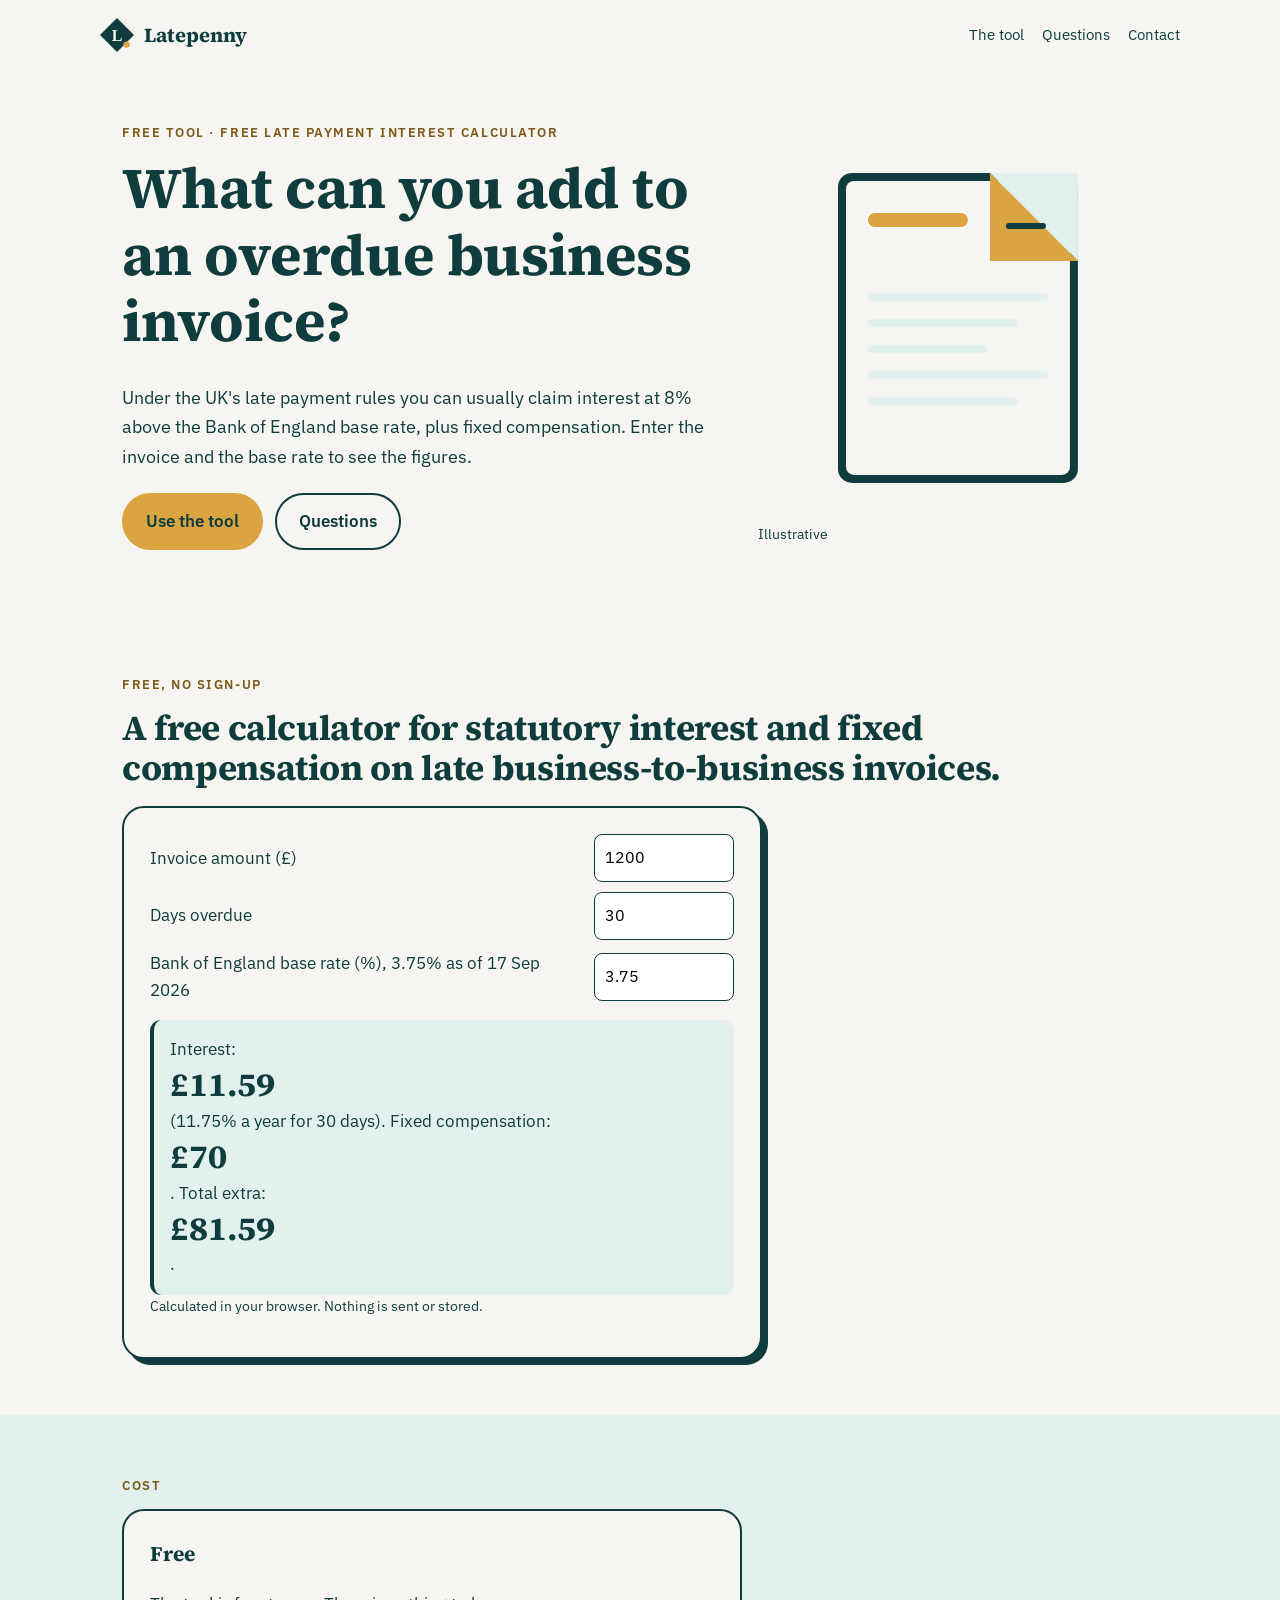
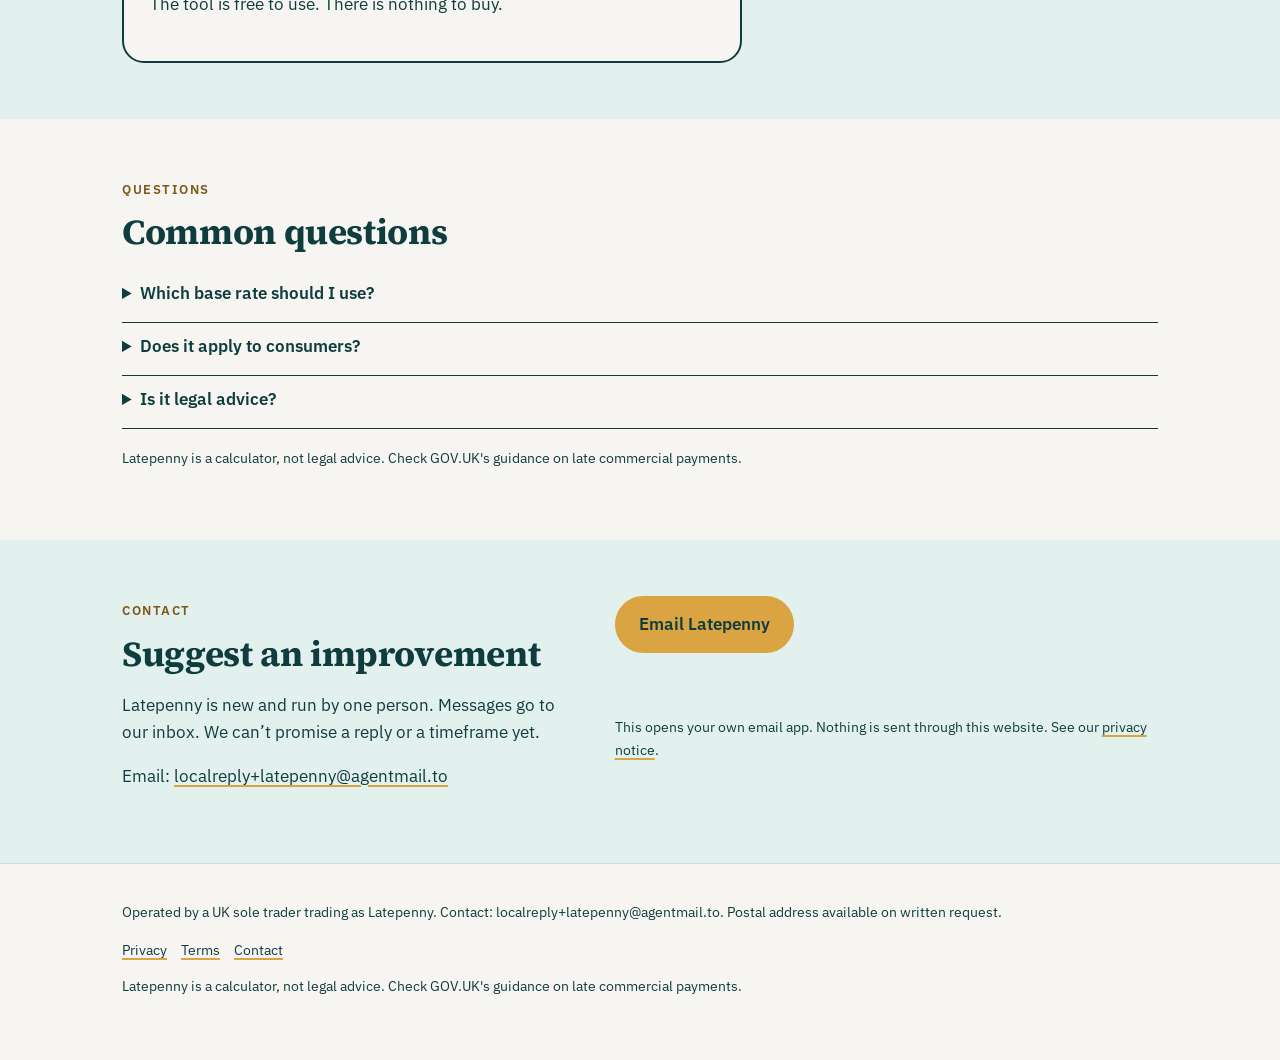
<file: index.html>
<!doctype html>
<html lang="en-GB">
<head>
<meta charset="utf-8">
<meta name="viewport" content="width=device-width, initial-scale=1">
<meta http-equiv="Content-Security-Policy" content="default-src 'self'; img-src 'self' data: https://localreplyloop.goatcounter.com; style-src 'self'; script-src 'self'; font-src 'self'; connect-src 'self'; form-action 'self'; base-uri 'self'; object-src 'none'">
<meta name="referrer" content="strict-origin-when-cross-origin">
<title>Latepenny: What can you add to an overdue business invoice?</title>
<meta name="description" content="A free calculator for statutory interest and fixed compensation on late business-to-business invoices.">
<meta name="theme-color" content="#0F3D3E">
<meta property="og:type" content="website"><meta property="og:title" content="Latepenny: What can you add to an overdue business invoice?"><meta property="og:description" content="A free calculator for statutory interest and fixed compensation on late business-to-business invoices.">
<meta property="og:image" content="https://evanturner557-del.github.io/latepenny/assets/og.png"><meta property="og:image:width" content="1200"><meta property="og:image:height" content="630">
<meta property="og:image:alt" content="Latepenny: What can you add to an overdue business invoice?"><meta property="og:site_name" content="Latepenny"><meta property="og:locale" content="en_GB">
<meta property="og:url" content="https://evanturner557-del.github.io/latepenny/"><meta name="twitter:card" content="summary_large_image">
<link rel="canonical" href="https://evanturner557-del.github.io/latepenny/">
<link rel="icon" href="assets/favicon.svg" type="image/svg+xml">
<link rel="stylesheet" href="assets/site.css">
<script src="assets/config.js"></script>
<script src="assets/analytics.js" defer></script>
<script src="_shared/kit.js" defer></script><script src="assets/tool.js" defer></script>
</head>
<body>
<a class="skip" href="#main">Skip to content</a>
<header><div class="wrap top"><a class="brand" href="./"><svg viewBox="0 0 64 64" aria-hidden="true" width="34" height="34"><path d="M32 0 64 32 32 64 0 32z" fill="#0F3D3E"/><text x="32" y="43" text-anchor="middle" font-family="Georgia, serif" font-weight="700" font-size="30" fill="#F7F5F2">L</text><circle cx="50" cy="50" r="6" fill="#D9A441"/></svg>Latepenny</a><nav aria-label="Primary"><a href="#tool">The tool</a><a href="#faq">Questions</a><a href="#contact">Contact</a></nav></div></header>
<main id="main">
<section class="hero"><div class="wrap"><div><span class="eyebrow">Free tool · Free late payment interest calculator</span><h1>What can you add to an overdue business invoice?</h1><p class="lede">Under the UK&#x27;s late payment rules you can usually claim interest at 8% above the Bank of England base rate, plus fixed compensation. Enter the invoice and the base rate to see the figures.</p><div class="ctas"><a class="btn" href="#tool" data-cta="hero">Use the tool</a><a class="btn ghost" href="#faq" data-cta="hero-secondary">Questions</a></div></div><figure class="art"><svg viewBox="0 0 400 400" aria-hidden="true" focusable="false" class="motif"><rect x="80" y="50" width="240" height="310" rx="14" fill="#0F3D3E"/><rect x="88" y="58" width="224" height="294" rx="8" fill="#F7F5F2"/><rect x="110" y="170" width="180" height="8" rx="4" fill="#E3F1EE"/><rect x="110" y="196" width="150" height="8" rx="4" fill="#E3F1EE"/><rect x="110" y="222" width="120" height="8" rx="4" fill="#E3F1EE"/><rect x="110" y="248" width="180" height="8" rx="4" fill="#E3F1EE"/><rect x="110" y="274" width="150" height="8" rx="4" fill="#E3F1EE"/><rect x="110" y="90" width="100" height="14" rx="7" fill="#D9A441"/><path d="M232 50 h88 v88z" fill="#E3F1EE"/><path d="M232 50 v88 h88z" fill="#D9A441"/><rect x="248" y="100" width="40" height="6" rx="3" fill="#0F3D3E"/></svg><figcaption class="fine">Illustrative</figcaption></figure></div></section>
<section id="tool"><div class="wrap"><span class="eyebrow">Free, no sign-up</span><h2>A free calculator for statutory interest and fixed compensation on late business-to-business invoices.</h2><form class="tool" id="calc" novalidate><div class="row"><label for="t-amt">Invoice amount (£)</label><input type="number" id="t-amt" data-k="amt" value="1200" step="1" min="0" inputmode="decimal"></div><div class="row"><label for="t-days">Days overdue</label><input type="number" id="t-days" data-k="days" value="30" step="1" min="0" inputmode="decimal"></div><div class="row"><label for="t-base">Bank of England base rate (%), 3.75% as of 17 Sep 2026</label><input type="number" id="t-base" data-k="base" value="3.75" step="0.05" min="0" inputmode="decimal"></div><div class="result" id="result" role="status" aria-live="polite"></div><p class="fine">Calculated in your browser. Nothing is sent or stored.</p></form></div></section>
<section class="tint" id="price"><div class="wrap"><span class="eyebrow">Cost</span><div class="pricebox"><p class="price">Free</p><p>The tool is free to use. There is nothing to buy.</p></div></div></section>
<section id="faq"><div class="wrap"><span class="eyebrow">Questions</span><h2>Common questions</h2><details><summary>Which base rate should I use?</summary><p>The rate in force on 30 June or 31 December before the payment was due. Bank Rate was 3.75% as of the Bank of England&#x27;s 17 September 2026 decision (checked 21 October 2026); check the Bank of England&#x27;s website for the current figure.</p></details><details><summary>Does it apply to consumers?</summary><p>No. It&#x27;s for business-to-business invoices.</p></details><details><summary>Is it legal advice?</summary><p>No. GOV.UK&#x27;s guidance on late commercial payments is the authority.</p></details><p class="fine mt">Latepenny is a calculator, not legal advice. Check GOV.UK&#x27;s guidance on late commercial payments.</p></div></section>
<section class="tint" id="contact"><div class="wrap contact-grid"><div><span class="eyebrow">Contact</span><h2>Suggest an improvement</h2><p>Latepenny is new and run by one person. Messages go to our inbox. We can’t promise a reply or a timeframe yet.</p><p>Email: <a href="mailto:localreply+latepenny@agentmail.to">localreply+latepenny@agentmail.to</a></p></div><div class="form contact-mail"><p><a class="btn" href="mailto:localreply+latepenny@agentmail.to?subject=%5BLatepenny%5D%20Enquiry" data-cta="enquire">Email Latepenny</a></p><p class="hint">This opens your own email app. Nothing is sent through this website. See our <a href="privacy.html">privacy notice</a>.</p></div></div></section>
</main><footer><div class="wrap"><p>Operated by a UK sole trader trading as Latepenny. Contact: localreply+latepenny@agentmail.to. Postal address available on written request.</p>
<p><a href="privacy.html">Privacy</a><a href="terms.html">Terms</a><a href="./#contact">Contact</a></p>
<p class="fine">Latepenny is a calculator, not legal advice. Check GOV.UK&#x27;s guidance on late commercial payments.</p></div></footer>
</body></html>
</file>
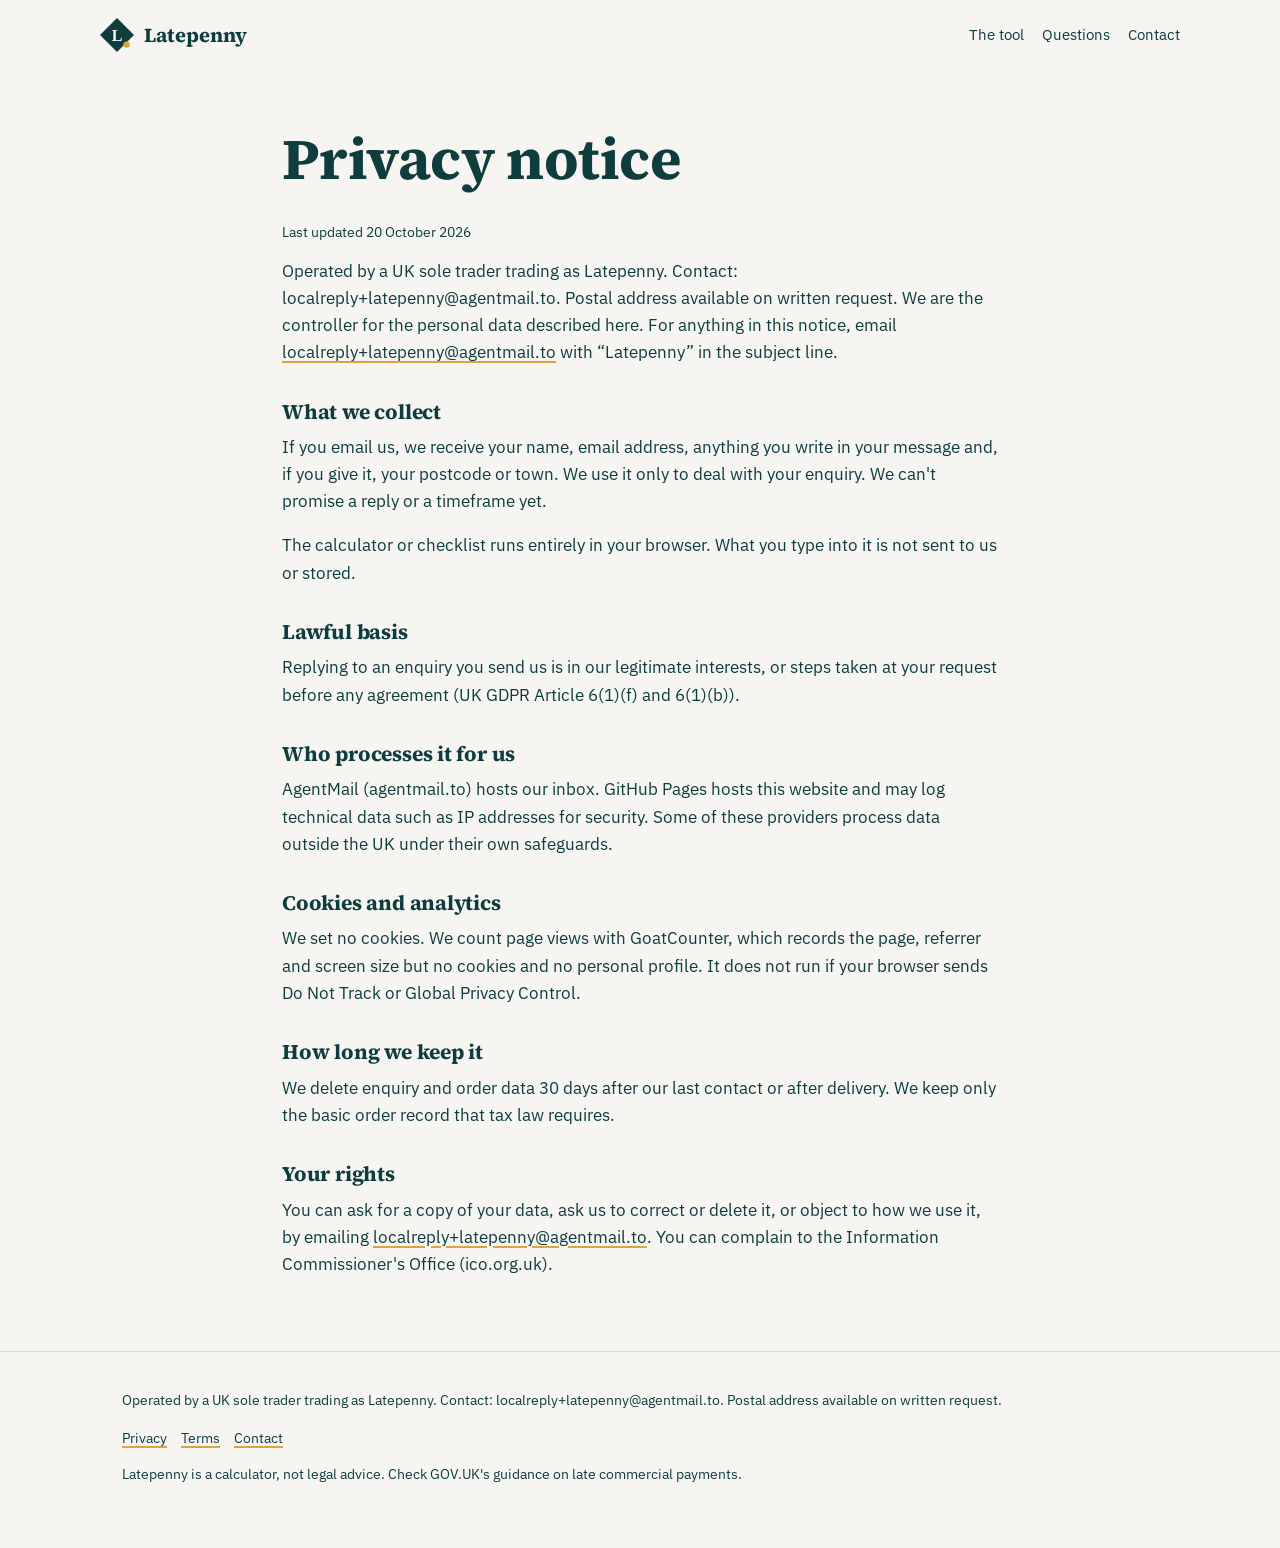
<file: privacy.html>
<!doctype html>
<html lang="en-GB">
<head>
<meta charset="utf-8">
<meta name="viewport" content="width=device-width, initial-scale=1">
<meta http-equiv="Content-Security-Policy" content="default-src 'self'; img-src 'self' data: https://localreplyloop.goatcounter.com; style-src 'self'; script-src 'self'; font-src 'self'; connect-src 'self'; form-action 'self'; base-uri 'self'; object-src 'none'">
<meta name="referrer" content="strict-origin-when-cross-origin">
<title>Privacy notice | Latepenny</title>
<meta name="description" content="Privacy notice for Latepenny.">
<meta name="theme-color" content="#0F3D3E">
<meta property="og:type" content="website"><meta property="og:title" content="Privacy notice | Latepenny"><meta property="og:description" content="Privacy notice for Latepenny.">
<meta property="og:image" content="https://evanturner557-del.github.io/latepenny/assets/og.png"><meta property="og:image:width" content="1200"><meta property="og:image:height" content="630">
<meta property="og:image:alt" content="Latepenny: What can you add to an overdue business invoice?"><meta property="og:site_name" content="Latepenny"><meta property="og:locale" content="en_GB">
<meta property="og:url" content="https://evanturner557-del.github.io/latepenny/privacy.html"><meta name="twitter:card" content="summary_large_image">
<link rel="canonical" href="https://evanturner557-del.github.io/latepenny/privacy.html">
<link rel="icon" href="assets/favicon.svg" type="image/svg+xml">
<link rel="stylesheet" href="assets/site.css">
<script src="assets/config.js"></script>
<script src="assets/analytics.js" defer></script>
<script src="_shared/kit.js" defer></script>
</head>
<body>
<a class="skip" href="#main">Skip to content</a>
<header><div class="wrap top"><a class="brand" href="./"><svg viewBox="0 0 64 64" aria-hidden="true" width="34" height="34"><path d="M32 0 64 32 32 64 0 32z" fill="#0F3D3E"/><text x="32" y="43" text-anchor="middle" font-family="Georgia, serif" font-weight="700" font-size="30" fill="#F7F5F2">L</text><circle cx="50" cy="50" r="6" fill="#D9A441"/></svg>Latepenny</a><nav aria-label="Primary"><a href="#tool">The tool</a><a href="#faq">Questions</a><a href="#contact">Contact</a></nav></div></header><main id="main"><section><div class="wrap legal"><h1>Privacy notice</h1><p class="fine">Last updated 20 October 2026</p>
<p><span>Operated by a UK sole trader trading as Latepenny. Contact: localreply+latepenny@agentmail.to. Postal address available on written request.</span> We are the controller for the personal data described here. For anything in this notice, email <a href="mailto:localreply+latepenny@agentmail.to">localreply+latepenny@agentmail.to</a> with “Latepenny” in the subject line.</p>
<h2>What we collect</h2><p>If you email us, we receive your name, email address, anything you write in your message and, if you give it, your postcode or town. We use it only to deal with your enquiry. We can&#x27;t promise a reply or a timeframe yet.</p><p>The calculator or checklist runs entirely in your browser. What you type into it is not sent to us or stored.</p>
<h2>Lawful basis</h2><p>Replying to an enquiry you send us is in our legitimate interests, or steps taken at your request before any agreement (UK GDPR Article 6(1)(f) and 6(1)(b)).</p>
<h2>Who processes it for us</h2><p>AgentMail (agentmail.to) hosts our inbox. GitHub Pages hosts this website and may log technical data such as IP addresses for security. Some of these providers process data outside the UK under their own safeguards.</p>
<h2>Cookies and analytics</h2><p>We set no cookies. We count page views with GoatCounter, which records the page, referrer and screen size but no cookies and no personal profile. It does not run if your browser sends Do Not Track or Global Privacy Control.</p>
<h2>How long we keep it</h2><p>We delete enquiry and order data 30 days after our last contact or after delivery. We keep only the basic order record that tax law requires.</p>
<h2>Your rights</h2><p>You can ask for a copy of your data, ask us to correct or delete it, or object to how we use it, by emailing <a href="mailto:localreply+latepenny@agentmail.to">localreply+latepenny@agentmail.to</a>. You can complain to the Information Commissioner's Office (ico.org.uk).</p></div></section></main><footer><div class="wrap"><p>Operated by a UK sole trader trading as Latepenny. Contact: localreply+latepenny@agentmail.to. Postal address available on written request.</p>
<p><a href="privacy.html">Privacy</a><a href="terms.html">Terms</a><a href="./#contact">Contact</a></p>
<p class="fine">Latepenny is a calculator, not legal advice. Check GOV.UK&#x27;s guidance on late commercial payments.</p></div></footer>
</body></html>
</file>
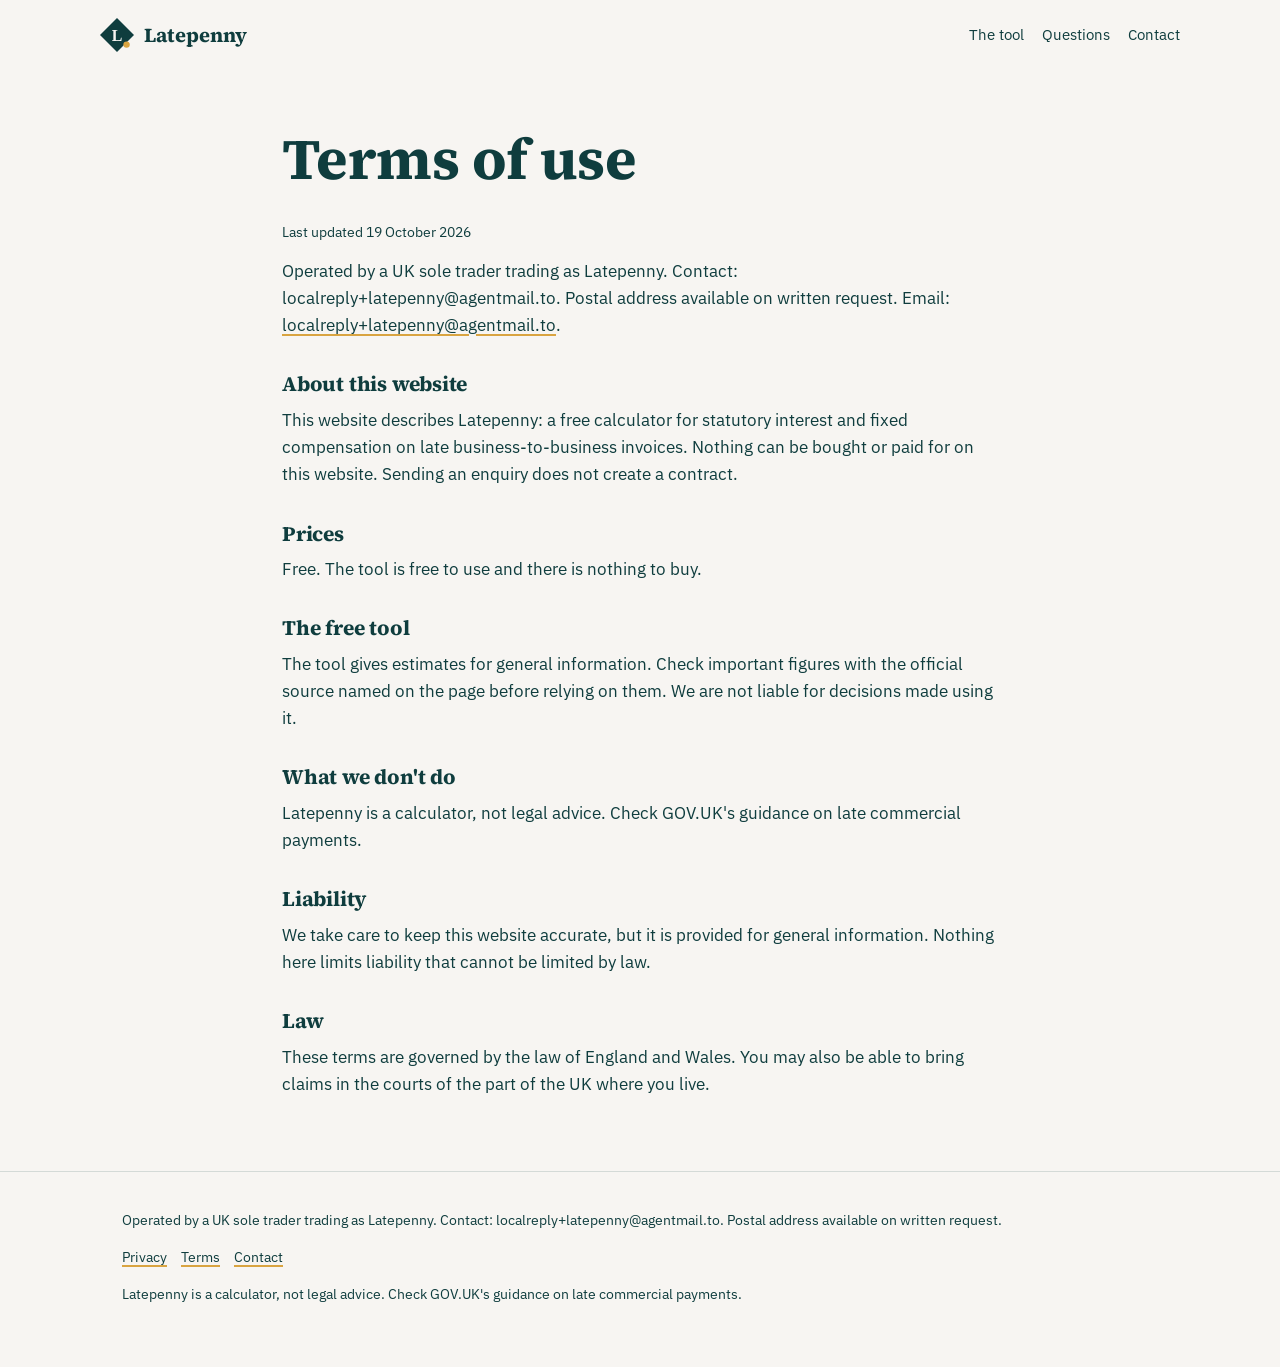
<file: terms.html>
<!doctype html>
<html lang="en-GB">
<head>
<meta charset="utf-8">
<meta name="viewport" content="width=device-width, initial-scale=1">
<meta http-equiv="Content-Security-Policy" content="default-src 'self'; img-src 'self' data: https://localreplyloop.goatcounter.com; style-src 'self'; script-src 'self'; font-src 'self'; connect-src 'self'; form-action 'self'; base-uri 'self'; object-src 'none'">
<meta name="referrer" content="strict-origin-when-cross-origin">
<title>Terms of use | Latepenny</title>
<meta name="description" content="Terms of use for Latepenny.">
<meta name="theme-color" content="#0F3D3E">
<meta property="og:type" content="website"><meta property="og:title" content="Terms of use | Latepenny"><meta property="og:description" content="Terms of use for Latepenny.">
<meta property="og:image" content="https://evanturner557-del.github.io/latepenny/assets/og.png"><meta property="og:image:width" content="1200"><meta property="og:image:height" content="630">
<meta property="og:image:alt" content="Latepenny: What can you add to an overdue business invoice?"><meta property="og:site_name" content="Latepenny"><meta property="og:locale" content="en_GB">
<meta property="og:url" content="https://evanturner557-del.github.io/latepenny/terms.html"><meta name="twitter:card" content="summary_large_image">
<link rel="canonical" href="https://evanturner557-del.github.io/latepenny/terms.html">
<link rel="icon" href="assets/favicon.svg" type="image/svg+xml">
<link rel="stylesheet" href="assets/site.css">
<script src="assets/config.js"></script>
<script src="assets/analytics.js" defer></script>
<script src="_shared/kit.js" defer></script>
</head>
<body>
<a class="skip" href="#main">Skip to content</a>
<header><div class="wrap top"><a class="brand" href="./"><svg viewBox="0 0 64 64" aria-hidden="true" width="34" height="34"><path d="M32 0 64 32 32 64 0 32z" fill="#0F3D3E"/><text x="32" y="43" text-anchor="middle" font-family="Georgia, serif" font-weight="700" font-size="30" fill="#F7F5F2">L</text><circle cx="50" cy="50" r="6" fill="#D9A441"/></svg>Latepenny</a><nav aria-label="Primary"><a href="#tool">The tool</a><a href="#faq">Questions</a><a href="#contact">Contact</a></nav></div></header><main id="main"><section><div class="wrap legal"><h1>Terms of use</h1><p class="fine">Last updated 19 October 2026</p>
<p><span>Operated by a UK sole trader trading as Latepenny. Contact: localreply+latepenny@agentmail.to. Postal address available on written request.</span> Email: <a href="mailto:localreply+latepenny@agentmail.to">localreply+latepenny@agentmail.to</a>.</p>
<h2>About this website</h2><p>This website describes Latepenny: a free calculator for statutory interest and fixed compensation on late business-to-business invoices. Nothing can be bought or paid for on this website. Sending an enquiry does not create a contract.</p>
<h2>Prices</h2><p>Free. The tool is free to use and there is nothing to buy.</p><h2>The free tool</h2><p>The tool gives estimates for general information. Check important figures with the official source named on the page before relying on them. We are not liable for decisions made using it.</p>
<h2>What we don't do</h2><p>Latepenny is a calculator, not legal advice. Check GOV.UK&#x27;s guidance on late commercial payments.</p>
<h2>Liability</h2><p>We take care to keep this website accurate, but it is provided for general information. Nothing here limits liability that cannot be limited by law.</p>
<h2>Law</h2><p>These terms are governed by the law of England and Wales. You may also be able to bring claims in the courts of the part of the UK where you live.</p></div></section></main><footer><div class="wrap"><p>Operated by a UK sole trader trading as Latepenny. Contact: localreply+latepenny@agentmail.to. Postal address available on written request.</p>
<p><a href="privacy.html">Privacy</a><a href="terms.html">Terms</a><a href="./#contact">Contact</a></p>
<p class="fine">Latepenny is a calculator, not legal advice. Check GOV.UK&#x27;s guidance on late commercial payments.</p></div></footer>
</body></html>
</file>
<file: assets/site.css>
@font-face{font-family:'Source Serif 4';font-weight:700;font-style:normal;font-display:swap;src:url(fonts/source-serif-4-latin-700-normal.woff2) format('woff2')}
@font-face{font-family:'IBM Plex Sans';font-weight:400;font-style:normal;font-display:swap;src:url(fonts/ibm-plex-sans-latin-400-normal.woff2) format('woff2')}
@font-face{font-family:'IBM Plex Sans';font-weight:600;font-style:normal;font-display:swap;src:url(fonts/ibm-plex-sans-latin-600-normal.woff2) format('woff2')}
:root{--ink:#0F3D3E;--paper:#F7F5F2;--acc:#D9A441;--acc-text:#7C5919;--on-acc:#0F3D3E;--acc-btn:#D9A441;--soft:#E3F1EE;--on-ink:#F7F5F2;--r:22px;--br:999px;--head:'Source Serif 4', Georgia, serif;--body:'IBM Plex Sans', system-ui, sans-serif}
*,*::before,*::after{box-sizing:border-box}html{scroll-behavior:smooth}@media (prefers-reduced-motion:reduce){html{scroll-behavior:auto}*{transition:none!important}}
body{margin:0;font-family:var(--body);color:var(--ink);background:var(--paper);line-height:1.6;font-size:17px;-webkit-font-smoothing:antialiased}
h1,h2,h3{font-family:var(--head);line-height:1.15;margin:0 0 .5em;letter-spacing:-.01em}h1{font-size:clamp(2.1rem,5vw,3.6rem)}h2{font-size:clamp(1.5rem,3vw,2.2rem)}h3{font-size:1.15rem}
p{margin:0 0 1em}a{color:var(--ink);text-decoration-color:var(--acc);text-underline-offset:3px;text-decoration-thickness:2px}
.wrap{max-width:1080px;margin:0 auto;padding:0 22px}.skip{position:absolute;left:-999px}.skip:focus{left:12px;top:12px;background:var(--ink);color:var(--on-ink);padding:8px 12px;z-index:9}
:focus-visible{outline:3px solid var(--acc);outline-offset:2px}
.top{display:flex;align-items:center;justify-content:space-between;padding:18px 0;gap:16px}.brand{display:flex;align-items:center;gap:10px;font-family:var(--head);font-weight:700;font-size:1.25rem;text-decoration:none}
.top nav a{margin-left:18px;font-size:.95rem;text-decoration:none}.top nav a:hover{text-decoration:underline}
.btn{display:inline-block;background:var(--acc-btn);color:var(--on-acc);padding:13px 22px;border-radius:var(--br);font-weight:600;text-decoration:none;border:2px solid var(--acc-btn);cursor:pointer;font:inherit;font-weight:600}
.btn:hover{filter:none;box-shadow:inset 0 0 0 2px currentColor}.btn.ghost{background:transparent;color:var(--ink);border-color:var(--ink)}
.eyebrow{display:inline-block;font-size:.8rem;letter-spacing:.12em;text-transform:uppercase;font-weight:600;color:var(--acc-text);margin-bottom:12px}
.hero{padding:48px 0 64px}.hero .lede{font-size:1.15rem;max-width:40em}.ctas{display:flex;gap:12px;flex-wrap:wrap;margin-top:22px}
.motif{width:100%;height:auto;max-width:420px;display:block}.art{margin:0}
.draft{display:inline-block;background:var(--soft);border:1px dashed var(--ink);padding:3px 10px;border-radius:999px;font-size:.82rem;font-weight:600;margin-bottom:14px}
section{padding:56px 0}.tint{background:var(--soft)}
.steps{display:grid;grid-template-columns:repeat(auto-fit,minmax(220px,1fr));gap:22px;counter-reset:s}
.step{padding:22px;border-radius:var(--r);background:var(--paper);border:1px solid color-mix(in srgb,var(--ink) 14%,transparent)}
.step::before{counter-increment:s;content:"0" counter(s);font-family:var(--head);font-weight:700;color:var(--acc-text);display:block;font-size:1.4rem;margin-bottom:6px}
.points{display:grid;grid-template-columns:repeat(auto-fit,minmax(240px,1fr));gap:26px}.point h3{border-top:4px solid var(--acc);padding-top:12px}
.price{font-family:var(--head);font-size:1.3rem;font-weight:700}.pricebox{border:2px solid var(--ink);border-radius:var(--r);padding:26px;max-width:620px;background:var(--paper)}
details{border-bottom:1px solid color-mix(in srgb,var(--ink) 18%,transparent);padding:14px 0}summary{cursor:pointer;font-weight:600}details p{margin-top:10px}
.form{display:grid;gap:14px;max-width:620px}.form label{font-weight:600;font-size:.95rem;display:block;margin-bottom:4px}
.form input,.form textarea,.form select{width:100%;padding:12px;border:1.5px solid color-mix(in srgb,var(--ink) 40%,transparent);border-radius:calc(var(--r)/2);font:inherit;background:#fff;color:#111}
.form textarea{min-height:120px}.hint,.fine{font-size:.88rem}.form-status{font-weight:600}
.contact-grid{display:grid;grid-template-columns:1fr 1.2fr;gap:40px}@media(max-width:800px){.contact-grid{grid-template-columns:1fr}.top nav a:not([href="#contact"]){display:none}.top nav a{margin-left:0;padding:10px 0;font-weight:600}}
footer{padding:36px 0 48px;font-size:.9rem;border-top:1px solid color-mix(in srgb,var(--ink) 15%,transparent)}footer a{margin-right:14px}
.tool{background:var(--paper);border:2px solid var(--ink);border-radius:var(--r);padding:26px;max-width:640px}.tool .row{display:grid;grid-template-columns:1fr 140px;gap:12px;align-items:center;margin-bottom:10px}
.tool input[type=number]{padding:10px;border:1.5px solid var(--ink);border-radius:8px;font:inherit;width:100%}.result{margin-top:16px;padding:16px;background:var(--soft);border-radius:calc(var(--r)/2);min-height:3em}
.check h3{margin-top:18px}.check label{display:flex;gap:10px;align-items:flex-start;padding:6px 0}.check input{width:20px;height:20px;accent-color:var(--acc)}
.legal{max-width:760px}.legal h2{font-size:1.3rem;margin-top:1.6em}
.hero .wrap{display:grid;grid-template-columns:1.25fr .85fr;gap:48px;align-items:center}@media(max-width:800px){.hero .wrap{grid-template-columns:1fr}.hero .art{max-width:180px;margin-top:-8px}}
.mt{margin-top:18px}
.tool{box-shadow:6px 6px 0 var(--ink)}
.tool input[type=number],.tool input,.tool select{font-size:16px;min-height:44px}
.tool input:focus-visible,.tool select:focus-visible{outline:3px solid var(--ink);outline-offset:2px}
.result{border-left:4px solid var(--ink)}
.result strong{display:block;font-family:var(--head);font-size:clamp(1.6rem,6vw,2.1rem);line-height:1.15;margin:2px 0 4px}
details{border-bottom:1px solid currentColor;padding:10px 0}details summary{cursor:pointer;min-height:32px}
@media(max-width:420px){.tool{padding:18px}.tool .row{grid-template-columns:1fr}}
</file>
